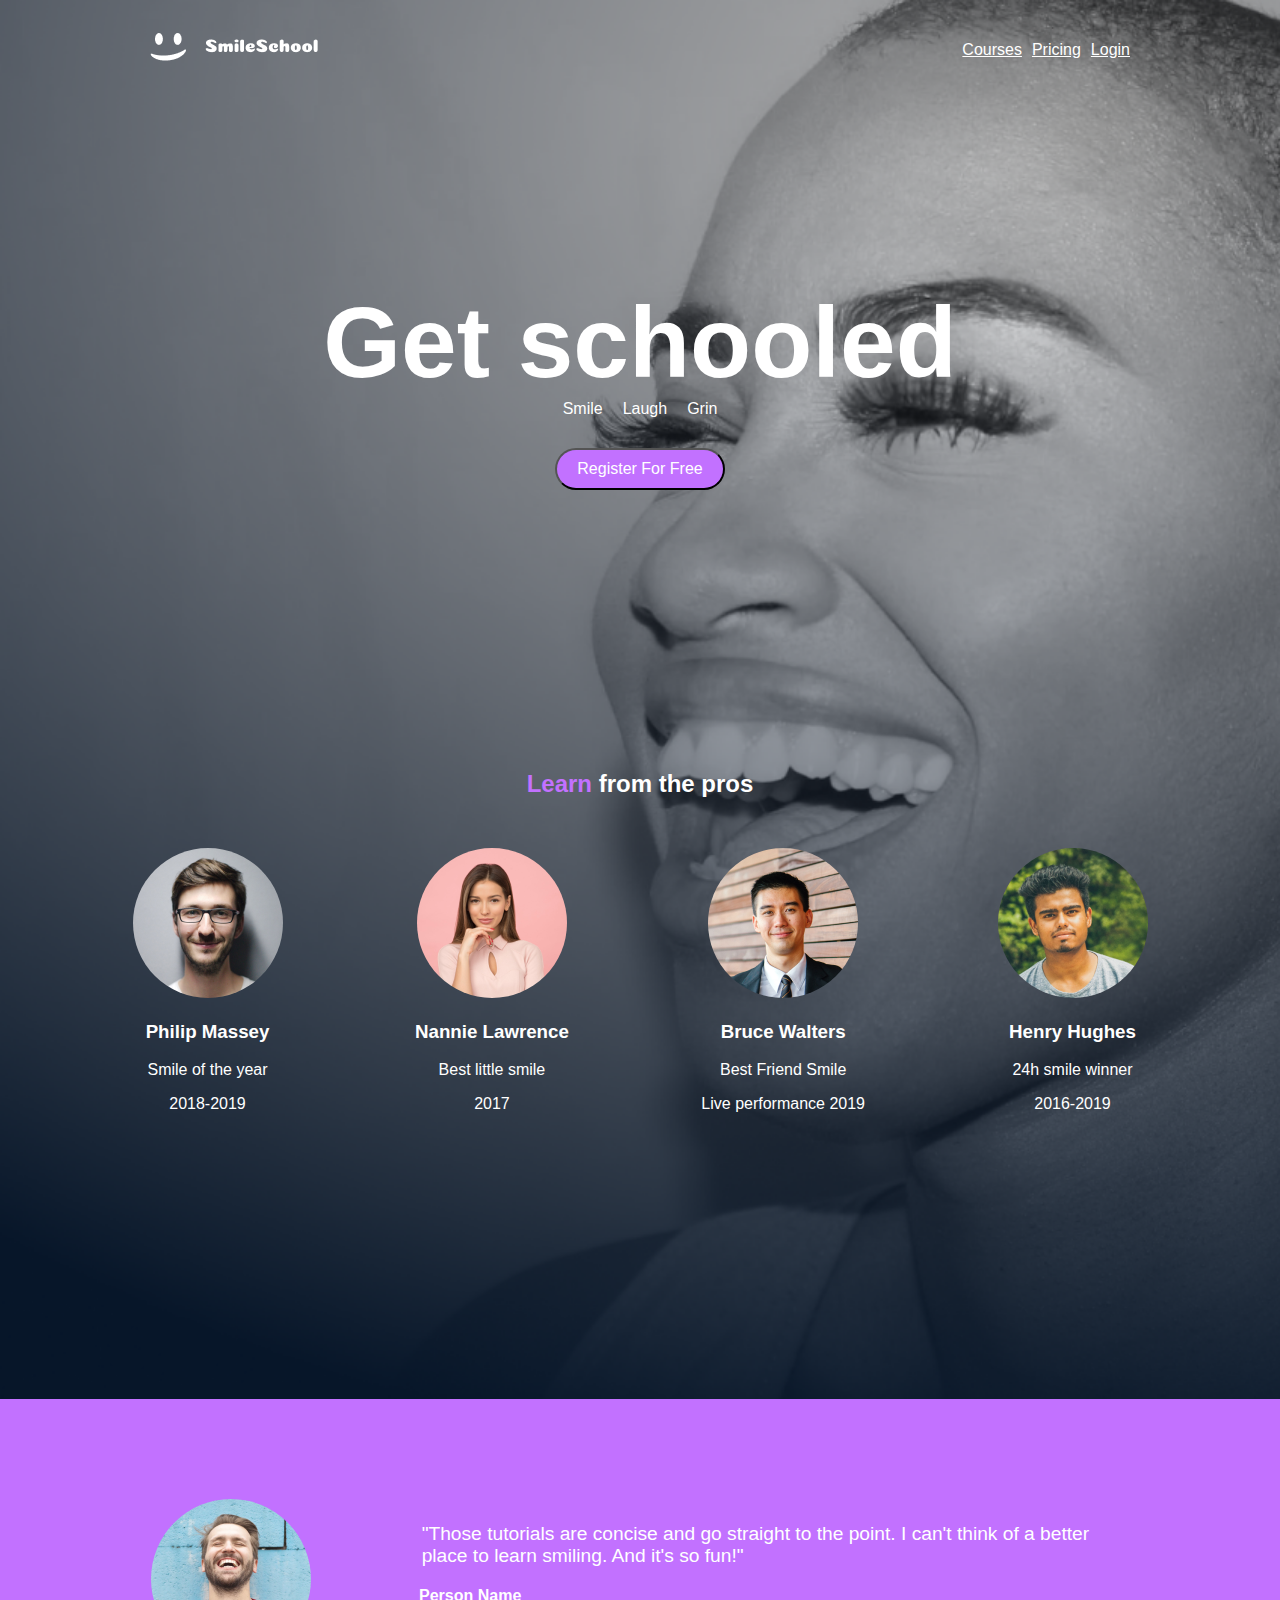
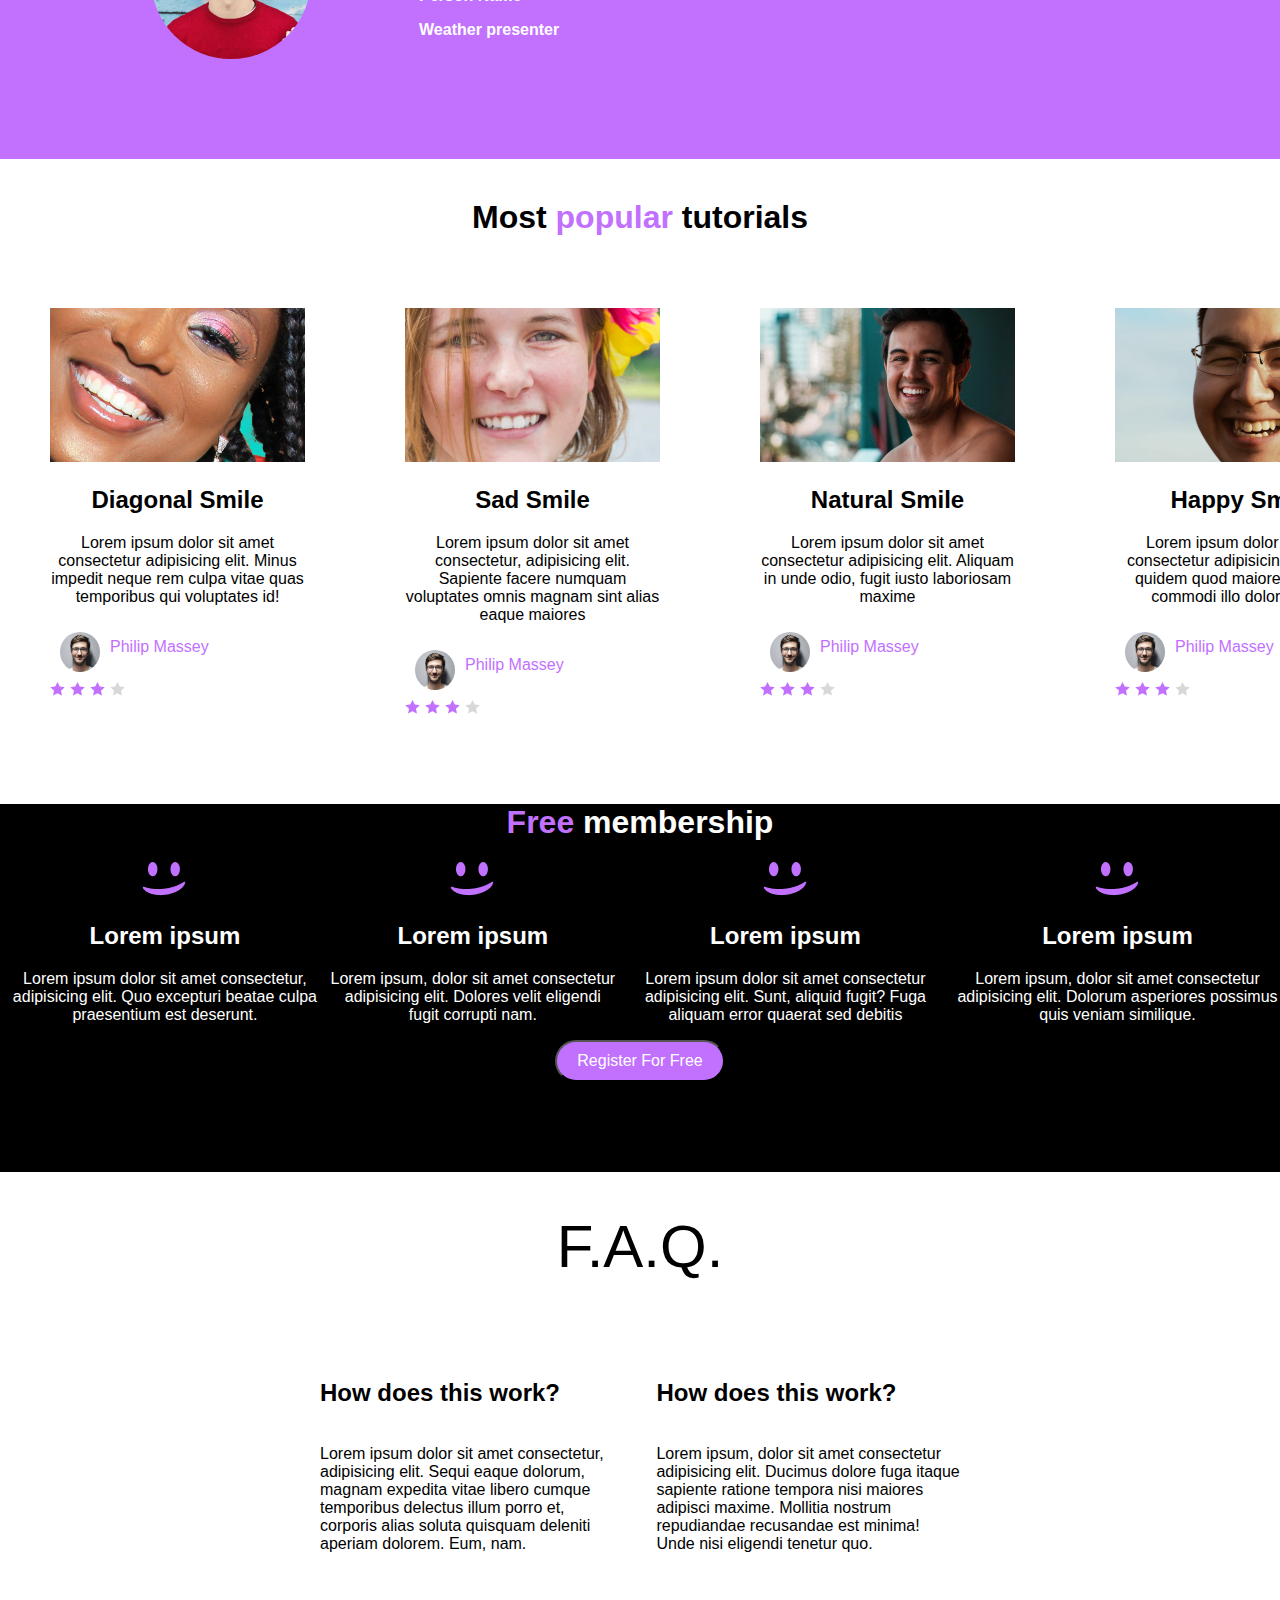
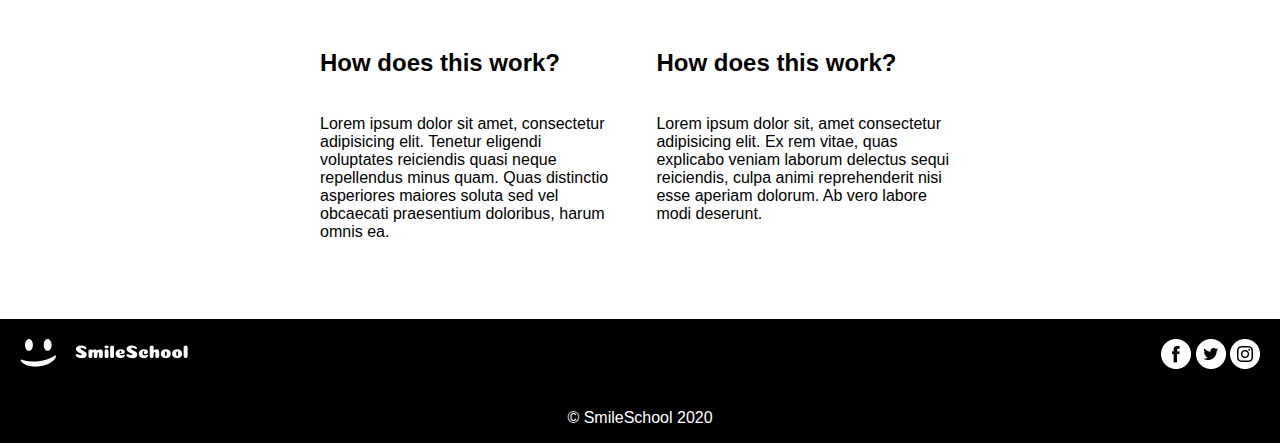
<file: css_advanced/index.html>
<!DOCTYPE html>
<html lang="en">
<head>
    <meta charset="UTF-8">
    <meta name="viewport" content="width=device-width, initial-scale=1.0">
    <link rel="stylesheet" href="styles.css">
    <title>SmileSchool</title>
</head>
<body>
    <header class="header">
        <!-- Header -->
        <a href="#">
            <img src="images/logo.png" alt="SmileSchool Logo">
        </a>
        <nav>
            <ul>
                <li><a href="#">Courses</a></li>
                <li><a href="#">Pricing</a></li>
                <li><a href="#">Login</a></li>
            </ul>
        </nav>
    </header>

    <main>
        <!-- First Section -->
        <section class="firstsection">
            <div>
                <h1 class="get">Get schooled</h1>
                <ul class="happy">
                    <li>Smile</li>
                    <li>Laugh</li>
                    <li>Grin</li>
                </ul>
                <button class="register-button">Register For Free</button>
            </div>

            <div class="pros">
                <h2><span class="purple-text">Learn</span> from the pros</h2>
                <div class="container">
                    <div>
                        <img src="images/tipo0.png" alt="Philip Massey">
                        <h3>Philip Massey</h3>
                        <p>Smile of the year</p>
                        <p>2018-2019</p>
                    </div>
                    <div>
                        <img src="images/chica1.png" alt="Nannie Lawrence">
                        <h3>Nannie Lawrence</h3>
                        <p>Best little smile</p>
                        <p>2017</p>
                    </div>
                    <div>
                        <img src="images/tipo2.png" alt="Bruce Walters">
                        <h3>Bruce Walters</h3>
                        <p>Best Friend Smile</p>
                        <p>Live performance 2019</p>
                    </div>
                    <div>
                        <img src="images/tipo3.png" alt="Henry Hughes">
                        <h3>Henry Hughes</h3>
                        <p>24h smile winner</p>
                        <p>2016-2019</p>
                    </div>
                </div>
            </div>
        </section>

        <!-- Quote Section -->
        <section class="quote_section">
            <img src="images/tipo4.png" alt="Weather presenter">
            <div class="quote_item">
                <blockquote>"Those tutorials are concise and go straight to the point. I can't think of a better
                    place to learn smiling. And it's so fun!"</blockquote>
                <div class="person_info">
                    <p>Person Name</p>
                    <p>Weather presenter</p>
                </div>
            </div>
        </section>

        <!-- Videos Section -->
        <section class="video-banner">
            <h1>Most <span class="purple-text">popular</span> tutorials</h1>
            <div class="star">
                <!-- Video 1 -->
                <div class="video-box">
                    <img src="images/chica5.png" alt="Diagonal Smile Video">
                    <h2>Diagonal Smile</h2>
                    <p>Lorem ipsum dolor sit amet consectetur adipisicing elit. Minus impedit neque rem culpa vitae quas temporibus qui voluptates id!</p>
                    <div class="rating">
                        <div class="star-rating">
                            <img id="rating-img" src="images/tipo0.png" alt="Philip Massey">
                            <p class="purple-text">Philip Massey</p>
                        </div>
                        <div class="estrellas">
                            <img src="images/purpstar.png" alt="star">
                            <img src="images/purpstar.png" alt="star">
                            <img src="images/purpstar.png" alt="star">
                            <img src="images/white_star.png" alt="empty star">
                        </div>
                    </div>
                </div>

                <!-- Video 2 -->
                <div class="video-box">
                    <img src="images/chica6.png" alt="Sad Smile Video">
                    <h2>Sad Smile</h2>
                    <p>Lorem ipsum dolor sit amet consectetur, adipisicing elit. Sapiente facere numquam voluptates omnis magnam sint alias eaque maiores</p>
                    <div class="rating">
                        <div class="star-rating">
                            <img id="rating-img" src="images/tipo0.png" alt="Philip Massey">
                            <p class="purple-text">Philip Massey</p>
                        </div>
                        <div class="estrellas">
                            <img src="images/purpstar.png" alt="star">
                            <img src="images/purpstar.png" alt="star">
                            <img src="images/purpstar.png" alt="star">
                            <img src="images/white_star.png" alt="empty star">
                        </div>
                    </div>
                </div>

                <!-- Video 3 -->
                <div class="video-box">
                    <img src="images/tipo7.png" alt="Natural Smile Video">
                    <h2>Natural Smile</h2>
                    <p>Lorem ipsum dolor sit amet consectetur adipisicing elit. Aliquam in unde odio, fugit iusto laboriosam maxime</p>
                    <div class="rating">
                        <div class="star-rating">
                            <img id="rating-img" src="images/tipo0.png" alt="Philip Massey">
                            <p class="purple-text">Philip Massey</p>
                        </div>
                        <div class="estrellas">
                            <img src="images/purpstar.png" alt="star">
                            <img src="images/purpstar.png" alt="star">
                            <img src="images/purpstar.png" alt="star">
                            <img src="images/white_star.png" alt="empty star">
                        </div>
                    </div>
                </div>

                <!-- Video 4 -->
                <div class="video-box">
                    <img src="images/tipo8.png" alt="Happy Smile Video">
                    <h2>Happy Smile</h2>
                    <p>Lorem ipsum dolor sit amet consectetur adipisicing elit. Esse quidem quod maiores ab, odio commodi illo doloremque.</p>
                    <div class="rating">
                        <div class="star-rating">
                            <img id="rating-img" src="images/tipo0.png" alt="Philip Massey">
                            <p class="purple-text">Philip Massey</p>
                        </div>
                        <div class="estrellas">
                            <img src="images/purpstar.png" alt="star">
                            <img src="images/purpstar.png" alt="star">
                            <img src="images/purpstar.png" alt="star">
                            <img src="images/white_star.png" alt="empty star">
                        </div>
                    </div>
                </div>
            </div>
        </section>

        <!-- Membership Section -->
        <section class="smile-carita">
            <h1><span class="purple-text">Free</span> membership</h1>
            <div class="membership">
                <div>
                    <img src="images/carafeliz.png" alt="Benefit 1">
                    <h2>Lorem ipsum</h2>
                    <p>Lorem ipsum dolor sit amet consectetur, adipisicing elit. Quo excepturi beatae culpa praesentium est deserunt.</p>
                </div>
                <div>
                    <img src="images/carafeliz.png" alt="Benefit 2">
                    <h2>Lorem ipsum</h2>
                    <p>Lorem ipsum, dolor sit amet consectetur adipisicing elit. Dolores velit eligendi fugit corrupti nam.</p>
                </div>
                <div>
                    <img src="images/carafeliz.png" alt="Benefit 3">
                    <h2>Lorem ipsum</h2>
                    <p>Lorem ipsum dolor sit amet consectetur adipisicing elit. Sunt, aliquid fugit? Fuga aliquam error quaerat sed debitis</p>
                </div>
                <div>
                    <img src="images/carafeliz.png" alt="Benefit 4">
                    <h2>Lorem ipsum</h2>
                    <p>Lorem ipsum, dolor sit amet consectetur adipisicing elit. Dolorum asperiores possimus quis veniam similique.</p>
                </div>
            </div>
            <button class="register-button">Register For Free</button>
        </section>

        <!-- FAQ Section -->
        <section>
            <h1 class="info-faq">F.A.Q.</h1>
            <div class="faq-grid">
                <div class="faq-item">
                    <h2>How does this work?</h2>
                    <p>Lorem ipsum dolor sit amet consectetur, adipisicing elit. Sequi eaque dolorum, magnam expedita vitae libero cumque temporibus delectus illum porro et, corporis alias soluta quisquam deleniti aperiam dolorem. Eum, nam.</p>
                </div>
                <div class="faq-item">
                    <h2>How does this work?</h2>
                    <p>Lorem ipsum, dolor sit amet consectetur adipisicing elit. Ducimus dolore fuga itaque sapiente ratione tempora nisi maiores adipisci maxime. Mollitia nostrum repudiandae recusandae est minima! Unde nisi eligendi tenetur quo.</p>
                </div>
                <div class="faq-item">
                    <h2>How does this work?</h2>
                    <p>Lorem ipsum dolor sit amet, consectetur adipisicing elit. Tenetur eligendi voluptates reiciendis quasi neque repellendus minus quam. Quas distinctio asperiores maiores soluta sed vel obcaecati praesentium doloribus, harum omnis ea.</p>
                </div>
                <div class="faq-item">
                    <h2>How does this work?</h2>
                    <p>Lorem ipsum dolor sit, amet consectetur adipisicing elit. Ex rem vitae, quas explicabo veniam laborum delectus sequi reiciendis, culpa animi reprehenderit nisi esse aperiam dolorum. Ab vero labore modi deserunt.</p>
                </div>
            </div>
        </section>
    </main>

    <!-- Footer -->
    <footer>
        <div>
            <div class="smile">
                <img src="images/logo.png" alt="SmileSchool Logo">
                <div class="social">
                    <a href="#"><img src="images/Facebook.png" alt="Facebook"></a>
                    <a href="#"><img src="images/Twitter.png" alt="Twitter"></a>
                    <a href="#"><img src="images/Instagram.png" alt="Instagram"></a>
                </div>
            </div>
            <div class="copy-r">
                <p>&copy; SmileSchool 2020</p>
            </div>
        </div>
    </footer>
</body>
</html>
</file>
<file: css_advanced/styles.css>
body {
    background-image: url(./images/laughingGirl.png);
    background-repeat: no-repeat;
    background-size: 170%;
    font-family: sans-serif;
    margin: 0;
    padding: 0;
}

header {
    padding: 10px 0;
    align-items: center;
    display: flex;
    justify-content: space-between;
    padding-left: 150px;
    padding-right: 150px;
    padding-top: 25px;


}

nav ul {
    list-style: none;
    padding: 0;
    display: flex;
    justify-content: flex-start;
    gap: 10px;
}

nav ul a {
    color:#ffffff
}

section {
    margin-bottom: 40px;
}


p {
    font-family: sans-serif;
}


.purple-text {
    color: #C271FF;

}

.register-button {
   background-color: #C271FF;
   color: #FFFfff;
    font-size: 1rem;
   align-items: center;
    padding: 10px 20px;
    border-radius: 50px;
    cursor: pointer;
    display: inline-block;
    margin-bottom: 90px;

}

.happy {
    color: white;
    list-style: none;
    margin: 0;
    margin-bottom: 20px;
    padding: 0;
    display: flex;
    justify-content: center;


}

.happy li {
    padding: 10px;
    color: #FFFFFF;
    border-radius: 5px;

}

section {
    text-align: center;
}

.section-content {
    display: flex;
    justify-content: center;
    gap: 20px;
    flex-wrap: wrap;
}

.container {
    display: flex;
    justify-content: space-evenly;
    gap: 20px;
    flex-wrap: wrap;
    margin: 50px 0;

}

.container div {
    text-align: center;
    max-width: 250px;
}
.container img {
    border-radius: 50%;
}
.pros {
    margin-top: 150px;
    color: white;
	padding: 20px;
}

.box {
    display: block;
    padding: 1rem;
    border: 2px double #000000;
    border-radius: 12px;
}


.logo {
   display: flex;
   align-items: center;
}

.get {
    text-align: center;
    font-size: 100px;
    margin-top: 200px;
    margin-bottom: -10px;
    color: #FFFFFF;

}

.quote_section {
    background-color: #C271FF;
    margin-top: 200px;
    padding: 100px;
    grid-template-columns: auto 1fr;
    gap: 20px;
    align-items: center;
    display: flex;
    justify-content: space-evenly;

}
.quote_section img {
    max-width: 100%;
    border-radius: 50%;
    margin: left;
}

.quote_section blockquote {
    font-size: 1.2em;
    color: #FFFFFF;
    text-align: left;
    white-space: pre-line;

}
.person_info {
    text-align: left;
    padding-left: 5%;
    font-weight: bold;
    color: #FFFFFF;
}


.smile-carita, footer{
   background-color: black;
   color: #FFFFFF;

}

.video-banner h1 {
    align-items: center;

}
.video-box img {
    border-radius: 0%;
}

.membership {
    display: flex;
}
.star {
    display: flex;

}
.faq-grid {
    display: grid;
    grid-template-columns: auto auto;
    margin: 0px 300px;
}
.faq-item {
   padding: 20px;
   white-space: pre-line;
   text-align: left;
}
.info-faq {
    font-family: Verdana, Geneva, Tahoma, sans-serif;
    font-weight:lighter;
    font-size: 60px;
}
.faq-item p {
    margin: 0;
}

.rating #rating-img {
    border-radius: 50%;
    height: 40px;
    margin: 10px;
}
.star-rating {
    display: flex;
}
.video-box {
    padding: 50px;
    align-items: start;
    justify-content: left;
    justify-self: left;
}

.estrellas {
    display: flex;
    gap: 5px;
    padding-right: 0;
    justify-content: flex-start;
    align-items: center;
}


.rating {
   justify-content: left;
   align-items: left;
   justify-self: left;

}

 .copy-r{
    display: flex;
    justify-content: center;
    background-color: #000000;
    color: #FFFFFF;
 }

 footer .smile {
   padding: 20px;
   display: flex;
   justify-content: space-between;
   align-items: flex-start;

 }
</file>
